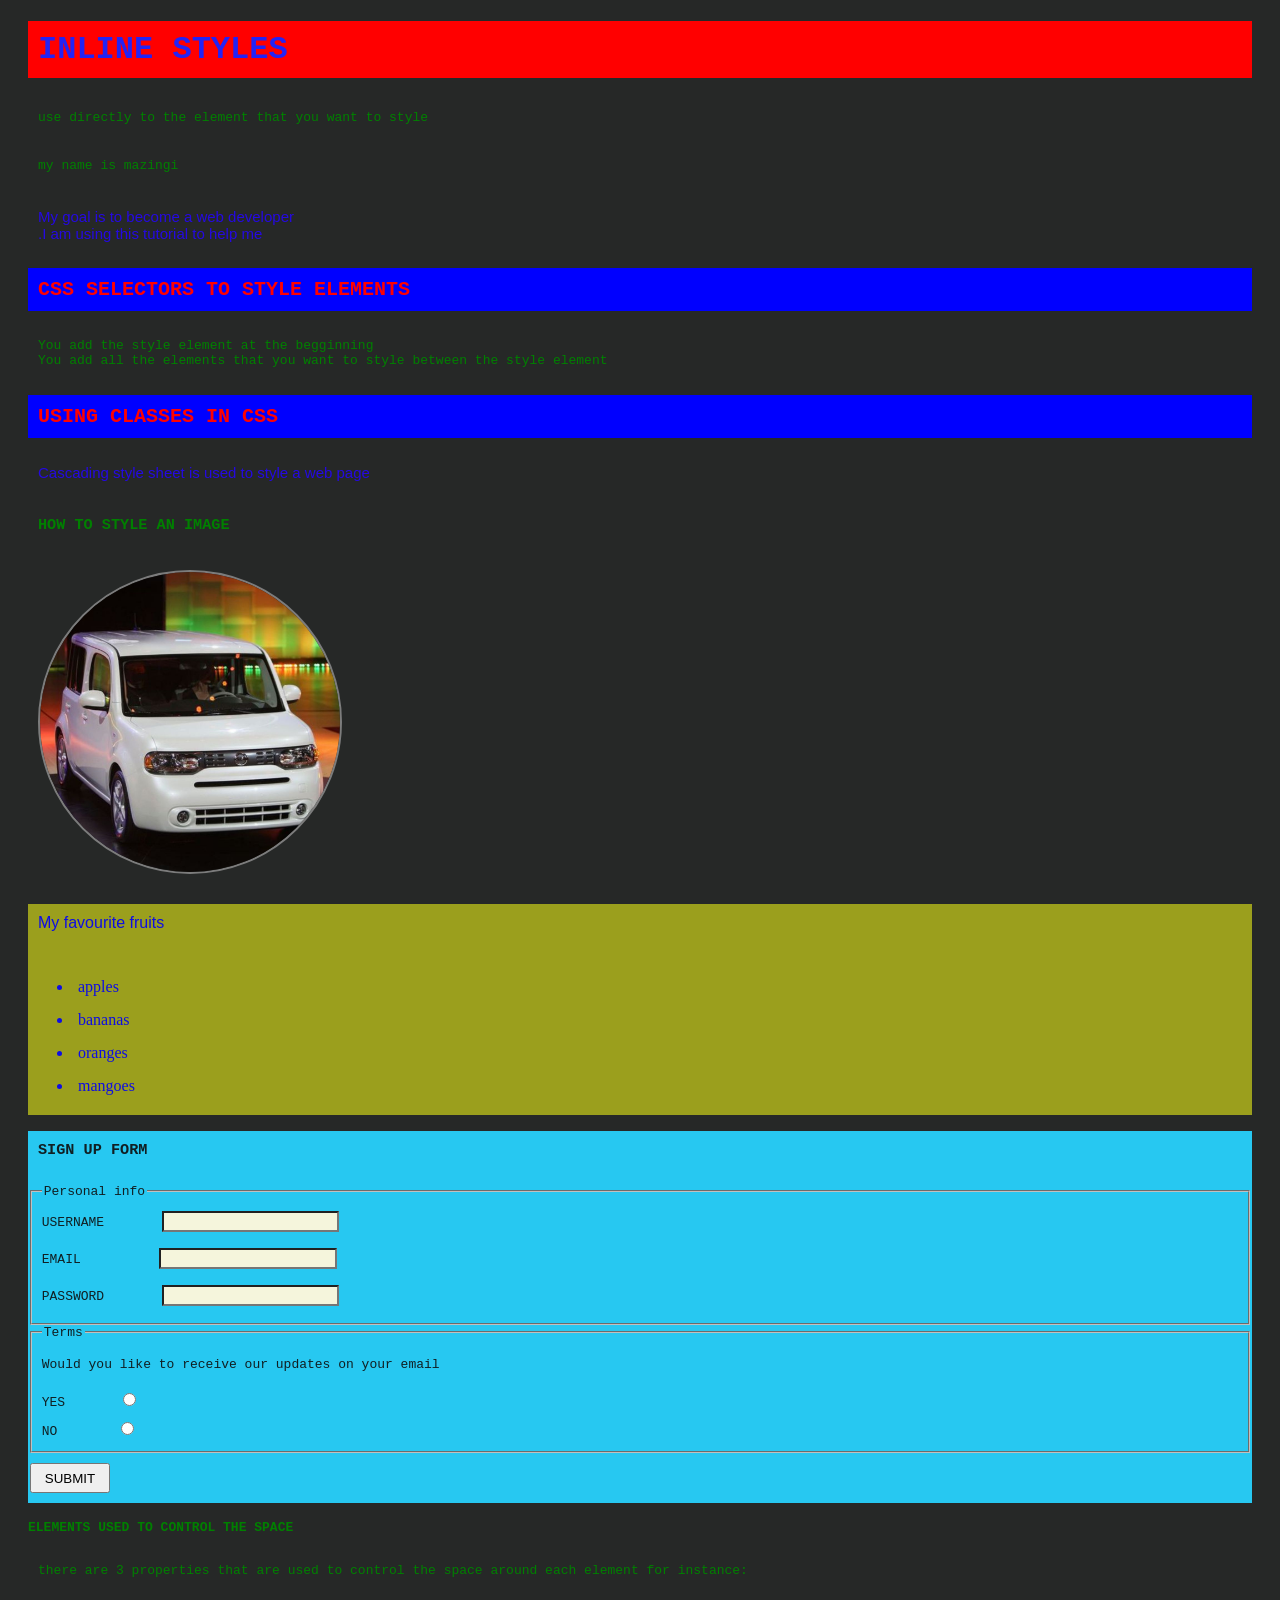
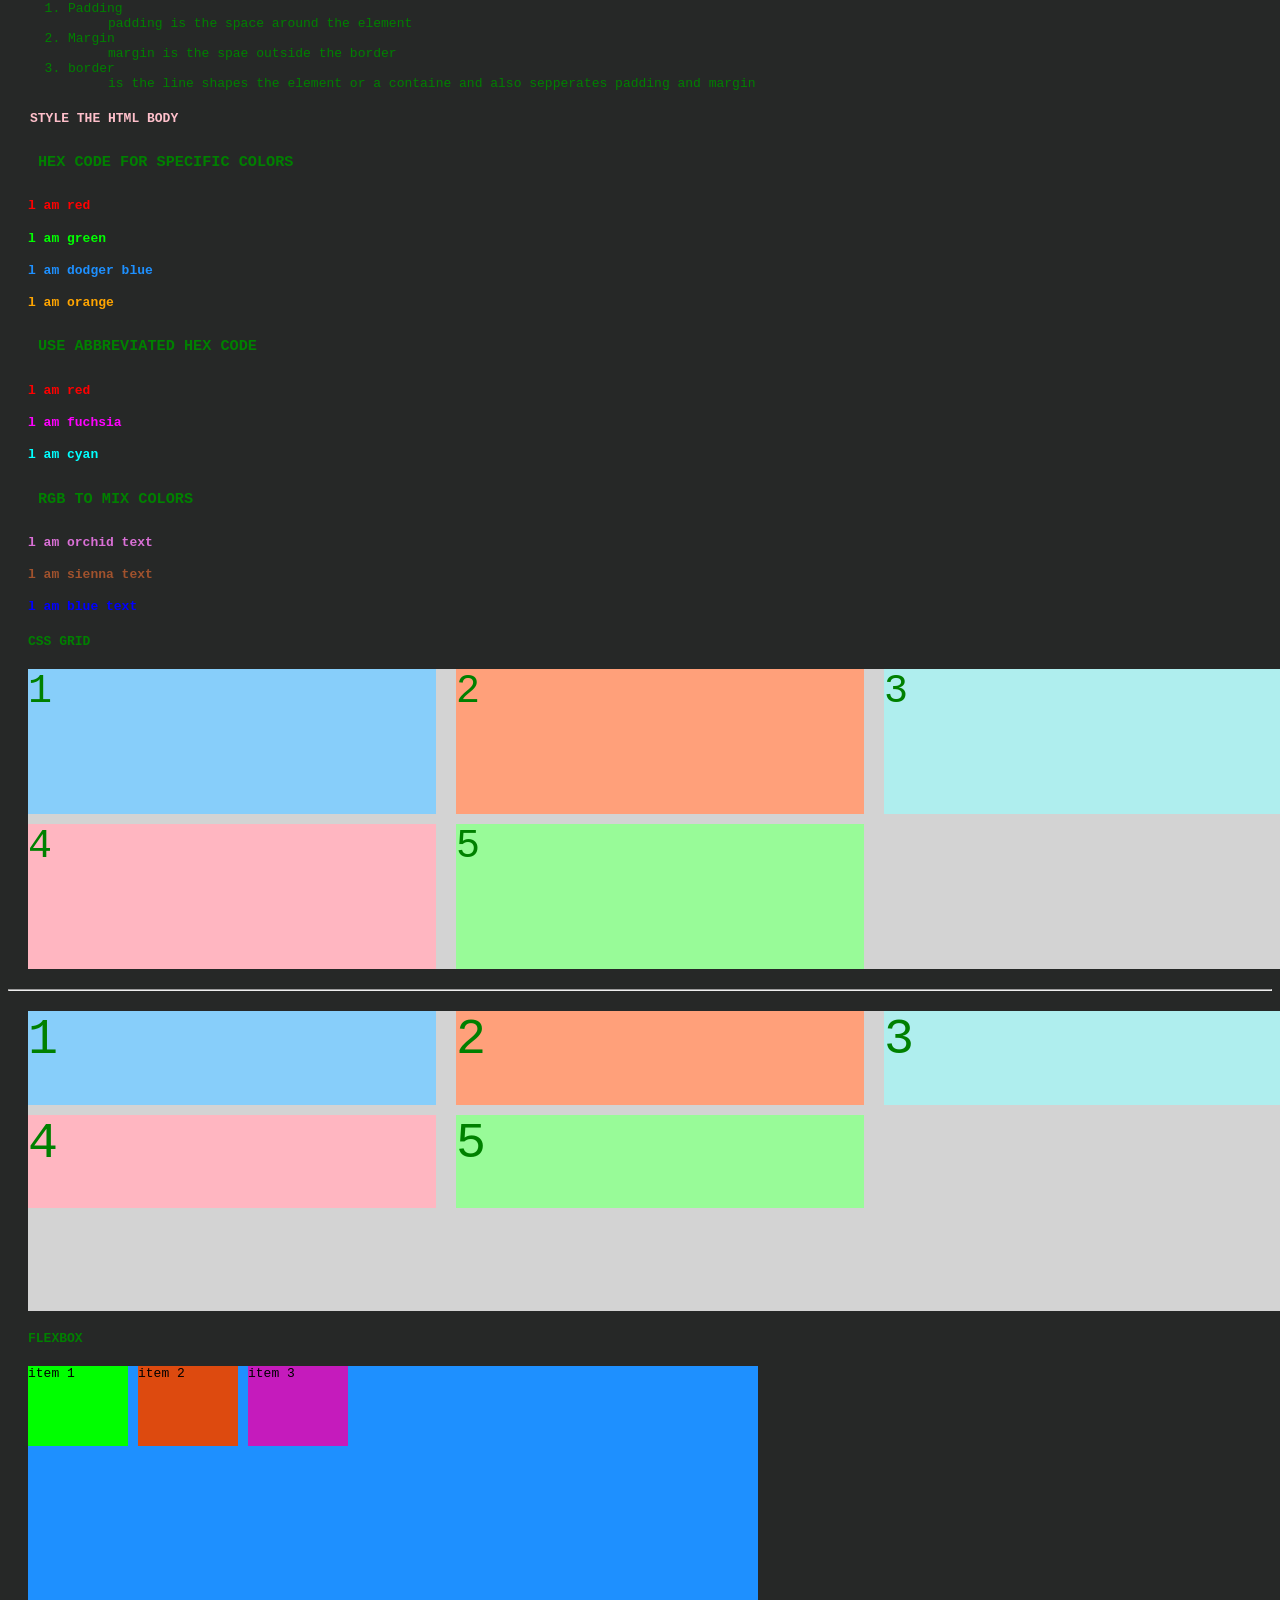
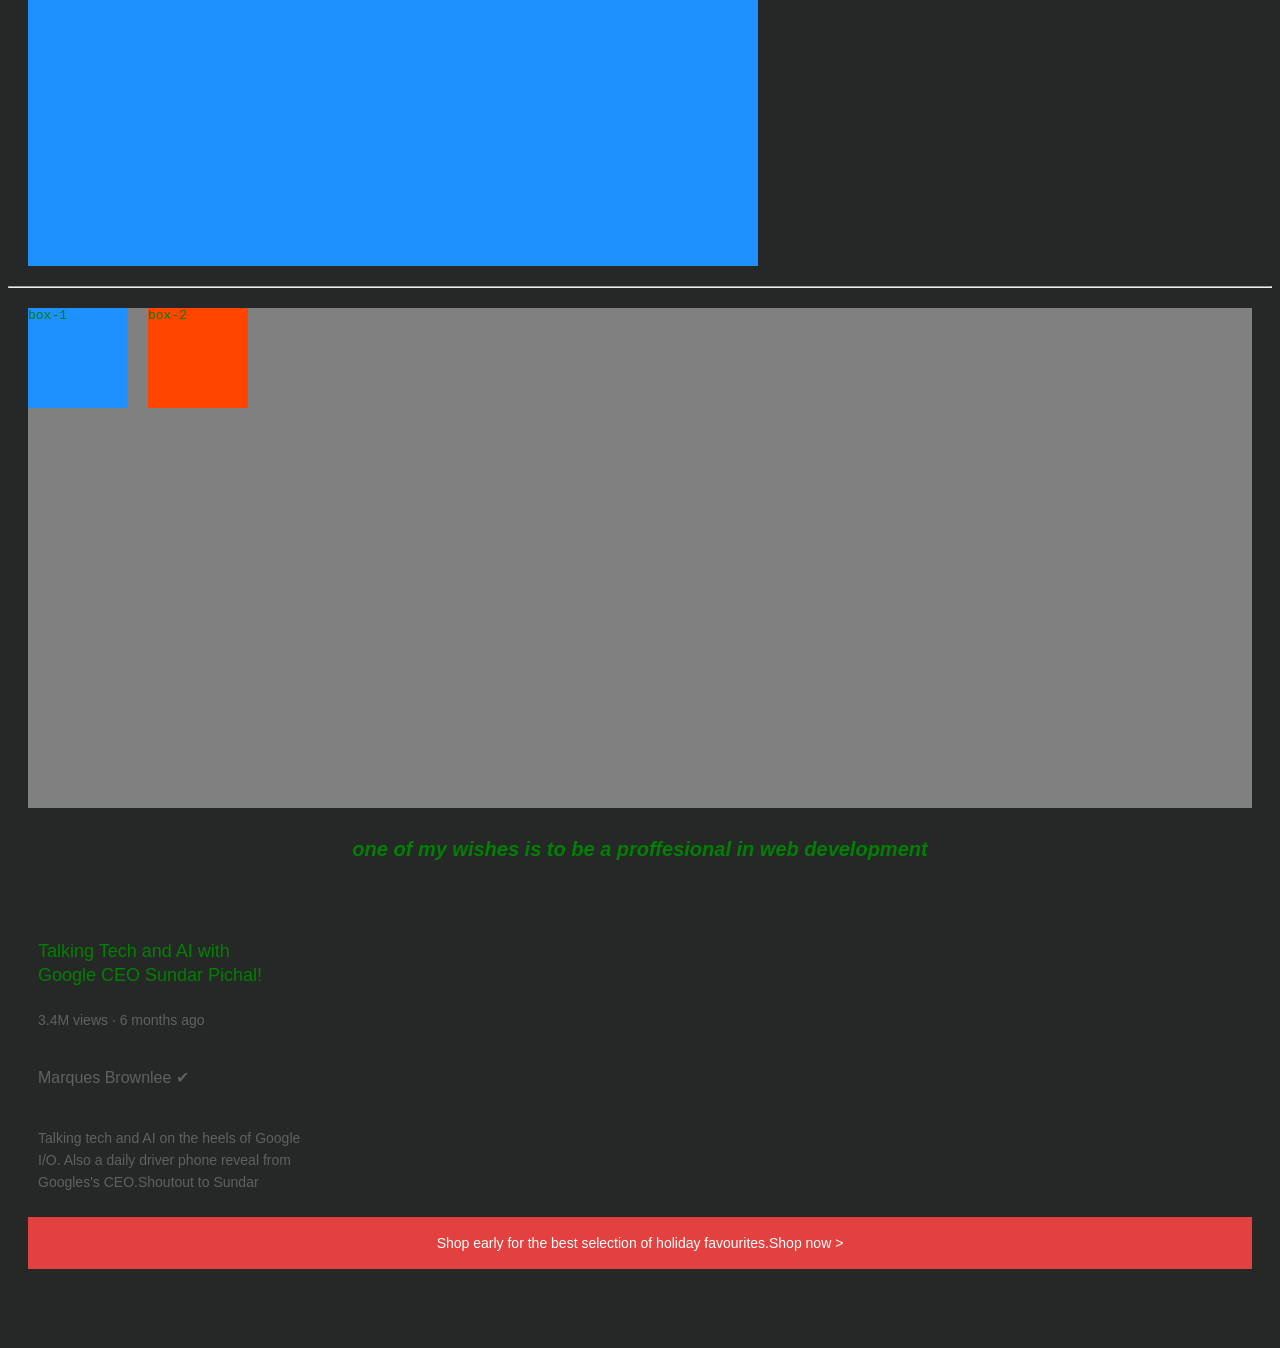
<file: index.html>
<!doctype html>
<html lang="en">
  <head>
    <meta charset="UTF-8" />
    <meta name="viewport" content="width=device-width, initial-scale=1.0" />
    <title>Document</title>
    <link rel="stylesheet" href="style.css" />
    <style>
      @import url("https://fonts.googleapis.com/css2?family=Roboto:ital,wght@0,100..900;1,100..900&display=swap");
    </style>
  </head>
  <body>
    <div class="main_container">
      <h1 style="color: rgb(35, 35, 245); background-color: red">
        INLINE STYLES
      </h1>
      <p>use directly to the element that you want to style</p>
      <p>my name is mazingi</p>
      <p class="practise">
        My goal is to become a web developer <br />.I am using this tutorial to
        help me
      </p>
      <h2>CSS SELECTORS TO STYLE ELEMENTS</h2>
      <p>
        You add the style element at the begginning <br />
        You add all the elements that you want to style between the style
        element
      </p>
      <h2>USING CLASSES IN CSS</h2>
      <!-- you use a dot . before you write your class -->
      <p class="practise">Cascading style sheet is used to style a web page</p>
      <h3>HOW TO STYLE AN IMAGE</h3>
      <img
        class="larger-image thick-red-border"
        src="asserts\images\Square_Car_Image.jpg"
        alt="a beautiful image of an audi"
      />
      <!-- properties like boarder color width and border style can be used -->
      <div class="silver-background">
        <p>My favourite fruits</p>
        <ul class="list_items">
          <li class="items">apples</li>
          <li class="items">bananas</li>
          <li class="items">oranges</li>
          <li class="items">mangoes</li>
        </ul>
      </div>
      <div>
        <form id="sign-up-form" class="kutso">
          <h3>SIGN UP FORM</h3>
          <fieldset>
            <legend>Personal info</legend>
            <div>
              <label for="USERNAME">USERNAME</label>
              <input type="text" name="name" id="name" />
            </div>
            <div>
              <label for="EMAIL">EMAIL</label>
              <input class="email" type="email" name="email" id="email" />
            </div>
            <div>
              <label for="PASSWORD">PASSWORD</label>
              <input type="password" name="password" id="password" />
            </div>
          </fieldset>

          <div>
            <fieldset>
              <legend>Terms</legend>
              <p id="statement">
                Would you like to receive our updates on your email
              </p>
              <div class="radio">
                <label for="updates-yes">YES</label>
                <input
                  type="radio"
                  id="updates-yes"
                  name="updates"
                  value="yes"
                />
              </div>
              <div class="radio">
                <label for="updates-no">NO</label>
                <input type="radio" id="updates-no" name="updates" value="no" />
              </div>
            </fieldset>
          </div>
          <div>
            <button>SUBMIT</button>
          </div>
        </form>
      </div>
      <h4>ELEMENTS USED TO CONTROL THE SPACE</h4>
      <p>
        there are 3 properties that are used to control the space around each
        element for instance:
      </p>
      <ol>
        <dl>
          <li>
            <dt>Padding</dt>
            <dd>padding is the space around the element</dd>
          </li>
          <li>
            <dt>Margin</dt>
            <dd>margin is the spae outside the border</dd>
          </li>
          <li>
            <dt>border</dt>
            <dd>
              is the line shapes the element or a containe and also sepperates
              padding and margin
            </dd>
          </li>
        </dl>
      </ol>
    </div>
    <div>
      <h4
        class="pink-text blue-text"
        id="orange-text"
        style="color: white; margin-left: 22px"
      >
        STYLE THE HTML BODY
        <!-- he used h1 for examples but l used h4 -->
      </h4>

      <!-- anything you style in body will cascade to lower elements-->
      <!-- the style can overide each other in different ways -->
      <!-- the order of the style reaaly matters when we deal with classes -->
      <!-- the last one overrides the first one -->
      <!-- id are more specific than classes and you can apply it on one element -->
      <!-- inline styles is more specific than these other way of styles-->
      <!-- the most effective way of styling is by declaring important -->
    </div>
    <div>
      <h3 class="colors-text">HEX CODE FOR SPECIFIC COLORS</h3>
      <!-- Six hex decimal digits which reprents colors -->
      <!-- also  used to mix colors -->
      <div class="colors-text">
        <h4 class="red-text">l am red</h4>
        <h4 class="green-text">l am green</h4>
        <h4 class="dodger-blue-text">l am dodger blue</h4>
        <h4 class="orange-text">l am orange</h4>
      </div>
    </div>
    <div class="color-practise">
      <h3 style="">USE ABBREVIATED HEX CODE</h3>
      <!--some hex code can be shortened by using 3 sets of two  -->
      <!-- he used h1 for examples 
        -->
      <h4 class="red-text">l am red</h4>
      <h4 class="fuchsia-text">l am fuchsia</h4>
      <h4 class="cyan-text">l am cyan</h4>
    </div>
    <div class="color-practise">
      <h3>RGB TO MIX COLORS</h3>
      <!-- HE USED H1 FOR EXAMPLES -->
      <h4 class="orchid-text">l am orchid text</h4>
      <h4 class="sienna-text">l am sienna text</h4>
      <h4 class="blue-text">l am blue text</h4>
    </div>
    <h4 style="margin: 20px">CSS GRID</h4>
    <div class="container">
      <div class="d1">1</div>
      <div class="d2">2</div>
      <div class="d3">3</div>
      <div class="d4">4</div>
      <div class="d5">5</div>
    </div>
    <hr />
    <div class="container-n">
      <div class="d1">1</div>
      <div class="d2">2</div>
      <div class="d3">3</div>
      <div class="d4">4</div>
      <div class="d5">5</div>
    </div>
    <h4 style="margin: 20px">FLEXBOX</h4>
    <div class="flex-container">
      <div class="item-item-1">item 1</div>
      <div class="item-item-2">item 2</div>
      <div class="item-item-3">item 3</div>
    </div>
    <hr />
    <div id="box-container">
      <div id="box-1">box-1</div>
      <div id="box-2">box-2</div>
    </div>
    <p class="wishes">
      one of my wishes is to be a proffesional in web development
    </p>

    <div class="my-video">
      <p class="video-title">
        Talking Tech and AI with Google CEO Sundar Pichal!
      </p>
      <p class="video-stats">3.4M views &middot; 6 months ago</p>
      <p class="video-author">Marques Brownlee &#10004;</p>
      <p class="video-description">
        Talking tech and AI on the heels of Google I/O. Also a daily driver
        phone reveal from Googles's CEO.Shoutout to Sundar
      </p>
      <p class="apple-text">
        Shop early for the best selection of holiday favourites.<span
          class="shop-link"
          >Shop now</span
        >
        &gt;
      </p>
    </div>
  </body>
</html>
</file>
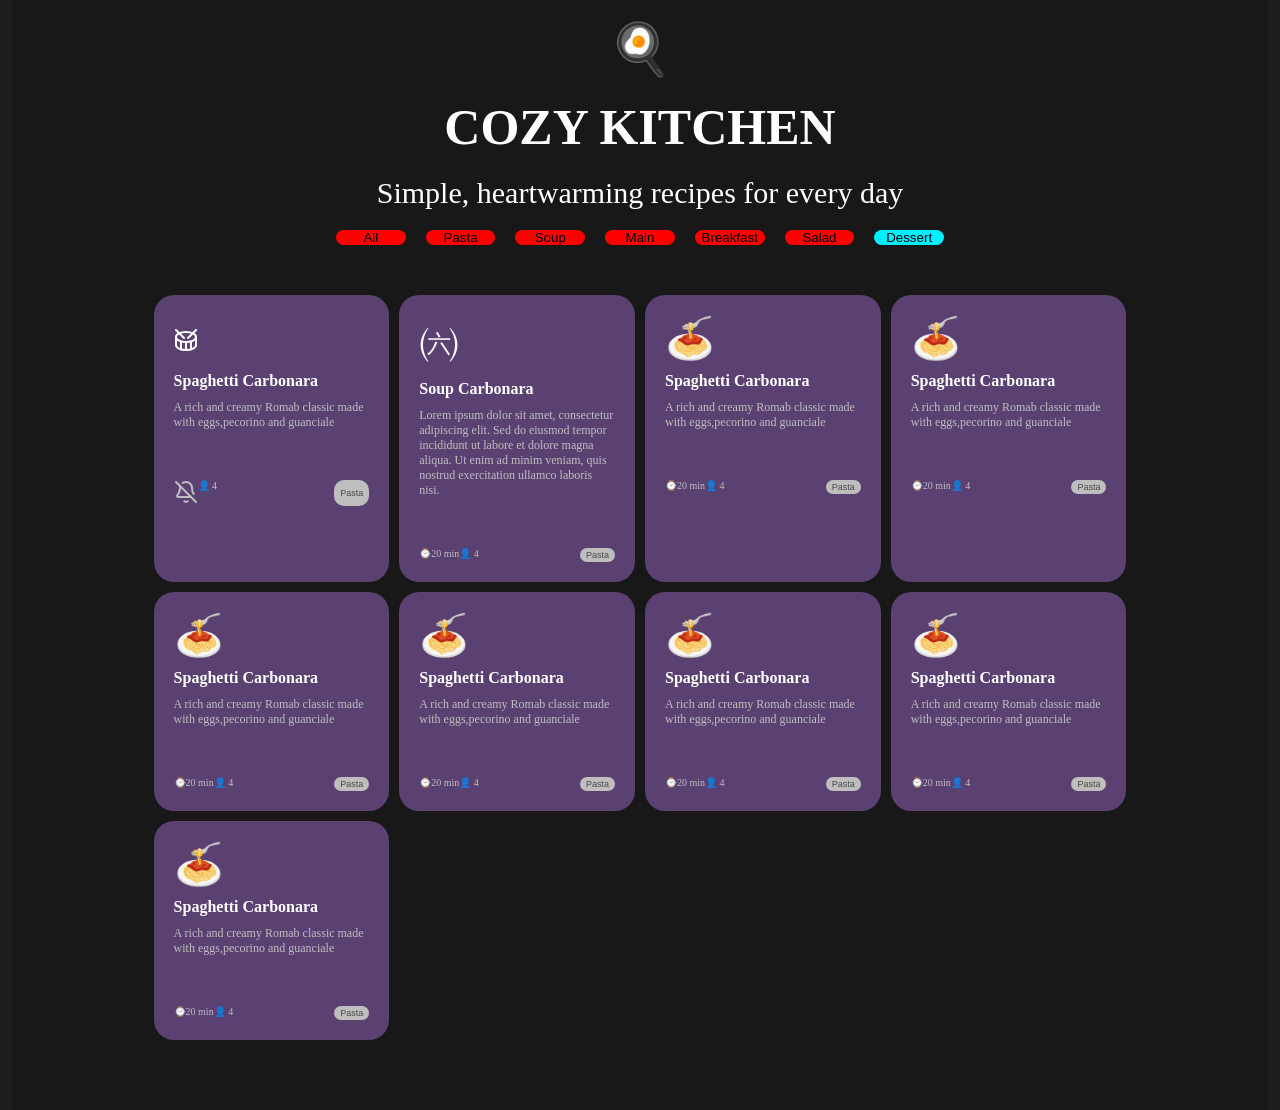
<file: kitchen.html>
<!doctype html>
<html lang="en">
  <head>
    <meta charset="UTF-8" />
    <meta name="viewport" content="width=device-width, initial-scale=1.0" />
    <title>Document</title>
    <link rel="stylesheet" href="kitchen.css" />
  </head>
  <body>
    <!-- SECTIONS -->
    <div class="main-container">
      <!--SECTION 1: HEADER CONTAINER-->
      <div class="header-container">
        <p class="header-icon">🍳</p>
        <h1 class="page-title">Cozy Kitchen</h1>
        <p class="call-to-action">Simple, heartwarming recipes for every day</p>
      </div>

      <!-- SECTION 2: BUTTONS CONTAINER -->
      <div class="buttons-container">
        <button>All</button>
        <!--  .buttons-container button:nth-child(1)  or  .buttons-container button:first-child-->
        <button>Pasta</button
        ><!--  .buttons-container button:nth-child(2)-->
        <button>Soup</button
        ><!--  .buttons-container button:nth-child(3)-->
        <button>Main</button
        ><!--  .buttons-container button:nth-child(4)-->
        <button>Breakfast</button
        ><!--  .buttons-container button:nth-child(5)-->
        <button>Salad</button
        ><!--  .buttons-container button:nth-child(6)-->
        <button>Dessert</button
        ><!--  .buttons-container button:nth-child(7)  or  .buttons-container button:first-child-->
      </div>

      <!-- SECTION 3: GRID/CARD CONTAINER -->
      <div class="cards-container">
        <!-- Card 1  -->
        <div class="cards">
          <!-- card-top -->
          <div class="card-top">
            <p>
              <svg
                xmlns="http://www.w3.org/2000/svg"
                width="24"
                height="24"
                viewBox="0 0 24 24"
                fill="none"
                stroke="currentColor"
                stroke-width="2"
                stroke-linecap="round"
                stroke-linejoin="round"
                class="lucide lucide-drum-icon lucide-drum"
              >
                <path d="m2 2 8 8" />
                <path d="m22 2-8 8" />
                <ellipse cx="12" cy="9" rx="10" ry="5" />
                <path d="M7 13.4v7.9" />
                <path d="M12 14v8" />
                <path d="M17 13.4v7.9" />
                <path d="M2 9v8a10 5 0 0 0 20 0V9" />
              </svg>
            </p>
            <h2>Spaghetti Carbonara</h2>
            <p>
              A rich and creamy Romab classic made with eggs,pecorino and
              guanciale
            </p>
          </div>

          <!-- card-bottom -->
          <div class="card-bottom">
            <!-- card-bottom - left -->
            <!-- .card-bottom div:first-child -->
            <!-- .card-bottom div:nth-child(1) -->
            <div>
              <p>
                <svg
                  xmlns="http://www.w3.org/2000/svg"
                  width="24"
                  height="24"
                  viewBox="0 0 24 24"
                  fill="none"
                  stroke="currentColor"
                  stroke-width="2"
                  stroke-linecap="round"
                  stroke-linejoin="round"
                  class="lucide lucide-bell-off-icon lucide-bell-off"
                >
                  <path d="M10.268 21a2 2 0 0 0 3.464 0" />
                  <path
                    d="M17 17H4a1 1 0 0 1-.74-1.673C4.59 13.956 6 12.499 6 8a6 6 0 0 1 .258-1.742"
                  />
                  <path d="m2 2 20 20" />
                  <path
                    d="M8.668 3.01A6 6 0 0 1 18 8c0 2.687.77 4.653 1.707 6.05"
                  />
                </svg>
              </p>
              <p>&#128100; 4</p>
            </div>

            <!-- card-bottom - right-->
            <!-- .card-bottom div:last-child -->
            <!-- .card-bottom div:nth-child(2) -->
            <!-- .card-bottom  button-->
            <button>Pasta</button>
          </div>
        </div>

        <!-- Card 2  -->

        <div class="cards">
          <!-- card-top -->
          <div class="card-top">
            <p>&#12837;</p>
            <h2>Soup Carbonara</h2>
            <p>
              Lorem ipsum dolor sit amet, consectetur adipiscing elit. Sed do
              eiusmod tempor incididunt ut labore et dolore magna aliqua. Ut
              enim ad minim veniam, quis nostrud exercitation ullamco laboris
              nisi.
            </p>
          </div>

          <!-- card-bottom -->
          <div class="card-bottom">
            <!-- card-bottom - left -->
            <!-- .card-bottom div:first-child -->
            <!-- .card-bottom div:nth-child(1) -->
            <div>
              <p>&#8986;20 min</p>
              <p>&#128100; 4</p>
            </div>

            <!-- card-bottom - right-->
            <!-- .card-bottom div:last-child -->
            <!-- .card-bottom div:nth-child(2) -->
            <!-- .card-bottom  button-->
            <button>Pasta</button>
          </div>
        </div>
        <!-- Card 3 -->
        <div class="cards">
          <!-- card-top -->
          <div class="card-top">
            <p>&#127837;</p>
            <h2>Spaghetti Carbonara</h2>
            <p>
              A rich and creamy Romab classic made with eggs,pecorino and
              guanciale
            </p>
          </div>

          <!-- card-bottom -->
          <div class="card-bottom">
            <!-- card-bottom - left -->
            <!-- .card-bottom div:first-child -->
            <!-- .card-bottom div:nth-child(1) -->
            <div>
              <p>&#8986;20 min</p>
              <p>&#128100; 4</p>
            </div>

            <!-- card-bottom - right-->
            <!-- .card-bottom div:last-child -->
            <!-- .card-bottom div:nth-child(2) -->
            <!-- .card-bottom  button-->
            <button>Pasta</button>
          </div>
        </div>

        <!-- Card 4  -->

        <div class="cards">
          <!-- card-top -->
          <div class="card-top">
            <p>&#127837;</p>
            <h2>Spaghetti Carbonara</h2>
            <p>
              A rich and creamy Romab classic made with eggs,pecorino and
              guanciale
            </p>
          </div>

          <!-- card-bottom -->
          <div class="card-bottom">
            <!-- card-bottom - left -->
            <!-- .card-bottom div:first-child -->
            <!-- .card-bottom div:nth-child(1) -->
            <div>
              <p>&#8986;20 min</p>
              <p>&#128100; 4</p>
            </div>

            <!-- card-bottom - right-->
            <!-- .card-bottom div:last-child -->
            <!-- .card-bottom div:nth-child(2) -->
            <!-- .card-bottom  button-->
            <button>Pasta</button>
          </div>
        </div>
        <!-- Card 5  -->

        <div class="cards">
          <!-- card-top -->
          <div class="card-top">
            <p>&#127837;</p>
            <h2>Spaghetti Carbonara</h2>
            <p>
              A rich and creamy Romab classic made with eggs,pecorino and
              guanciale
            </p>
          </div>

          <!-- card-bottom -->
          <div class="card-bottom">
            <!-- card-bottom - left -->
            <!-- .card-bottom div:first-child -->
            <!-- .card-bottom div:nth-child(1) -->
            <div>
              <p>&#8986;20 min</p>
              <p>&#128100; 4</p>
            </div>

            <!-- card-bottom - right-->
            <!-- .card-bottom div:last-child -->
            <!-- .card-bottom div:nth-child(2) -->
            <!-- .card-bottom  button-->
            <button>Pasta</button>
          </div>
        </div>
        <!-- Card 6  -->

        <div class="cards">
          <!-- card-top -->
          <div class="card-top">
            <p>&#127837;</p>
            <h2>Spaghetti Carbonara</h2>
            <p>
              A rich and creamy Romab classic made with eggs,pecorino and
              guanciale
            </p>
          </div>

          <!-- card-bottom -->
          <div class="card-bottom">
            <!-- card-bottom - left -->
            <!-- .card-bottom div:first-child -->
            <!-- .card-bottom div:nth-child(1) -->
            <div>
              <p>&#8986;20 min</p>
              <p>&#128100; 4</p>
            </div>

            <!-- card-bottom - right-->
            <!-- .card-bottom div:last-child -->
            <!-- .card-bottom div:nth-child(2) -->
            <!-- .card-bottom  button-->
            <button>Pasta</button>
          </div>
        </div>
        <!-- Card 7  -->
        <div class="cards">
          <!-- card-top -->
          <div class="card-top">
            <p>&#127837;</p>
            <h2>Spaghetti Carbonara</h2>
            <p>
              A rich and creamy Romab classic made with eggs,pecorino and
              guanciale
            </p>
          </div>

          <!-- card-bottom -->
          <div class="card-bottom">
            <!-- card-bottom - left -->
            <!-- .card-bottom div:first-child -->
            <!-- .card-bottom div:nth-child(1) -->
            <div>
              <p>&#8986;20 min</p>
              <p>&#128100; 4</p>
            </div>

            <!-- card-bottom - right-->
            <!-- .card-bottom div:last-child -->
            <!-- .card-bottom div:nth-child(2) -->
            <!-- .card-bottom  button-->
            <button>Pasta</button>
          </div>
        </div>
        <!-- Card 8  -->
        <div class="cards">
          <!-- card-top -->
          <div class="card-top">
            <p>&#127837;</p>
            <h2>Spaghetti Carbonara</h2>
            <p>
              A rich and creamy Romab classic made with eggs,pecorino and
              guanciale
            </p>
          </div>

          <!-- card-bottom -->
          <div class="card-bottom">
            <!-- card-bottom - left -->
            <!-- .card-bottom div:first-child -->
            <!-- .card-bottom div:nth-child(1) -->
            <div>
              <p>&#8986;20 min</p>
              <p>&#128100; 4</p>
            </div>

            <!-- card-bottom - right-->
            <!-- .card-bottom div:last-child -->
            <!-- .card-bottom div:nth-child(2) -->
            <!-- .card-bottom  button-->
            <button>Pasta</button>
          </div>
        </div>

        <!-- Card 9  -->
        <div class="cards">
          <!-- card-top -->
          <div class="card-top">
            <p>&#127837;</p>
            <h2>Spaghetti Carbonara</h2>
            <p>
              A rich and creamy Romab classic made with eggs,pecorino and
              guanciale
            </p>
          </div>

          <!-- card-bottom -->
          <div class="card-bottom">
            <!-- card-bottom - left -->
            <!-- .card-bottom div:first-child -->
            <!-- .card-bottom div:nth-child(1) -->
            <div>
              <p>&#8986;20 min</p>
              <p>&#128100; 4</p>
            </div>

            <!-- card-bottom - right-->
            <!-- .card-bottom div:last-child -->
            <!-- .card-bottom div:nth-child(2) -->
            <!-- .card-bottom  button-->
            <button>Pasta</button>
          </div>
        </div>
      </div>
    </div>
    <link rel="stylesheet" href="" />
    <script src="db.js"></script>
  </body>
</html>
<!-- Research
1. margin:auto;  what does it mean?
2. 
3. What is an svg
-->
</file>
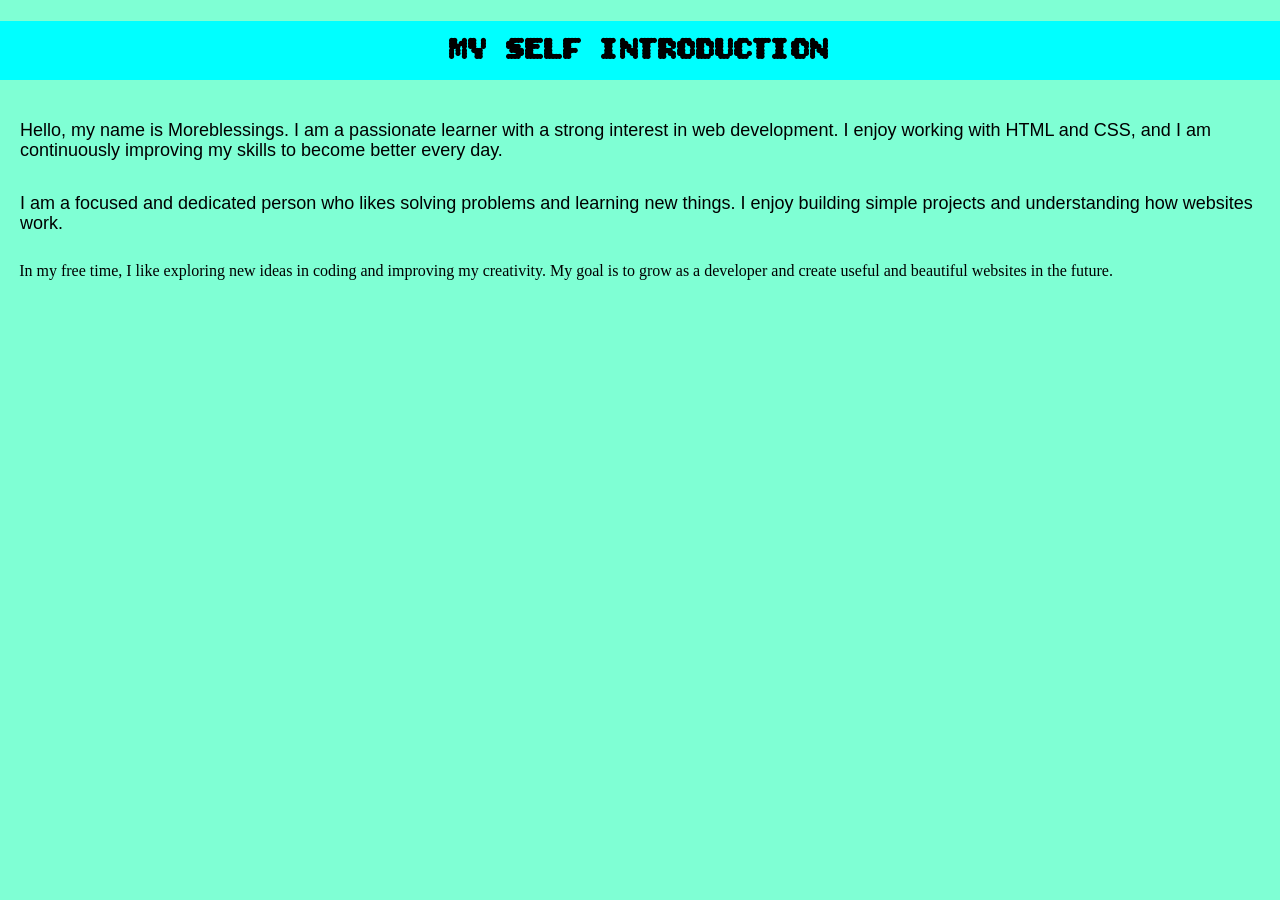
<file: padding.html>
<!doctype html>
<html lang="en">
  <head>
    <meta charset="UTF-8" />
    <meta name="viewport" content="width=device-width, initial-scale=1.0" />
    <title>Document</title>
    <link rel="stylesheet" href="padding.css" />
  </head>
  <body>
    <div>
      <h1 class="title">MY SELF INTRODUCTION</h1>
      <p class="first-text">
        Hello, my name is Moreblessings. I am a passionate learner with a strong
        interest in web development. I enjoy working with HTML and CSS, and I am
        continuously improving my skills to become better every day.
      </p>

      <p class="second-text">
        I am a focused and dedicated person who likes solving problems and
        learning new things. I enjoy building simple projects and understanding
        how websites work.
      </p>

      <p class="third-text">
        In my free time, I like exploring new ideas in coding and improving my
        creativity. My goal is to grow as a developer and create useful and
        beautiful websites in the future.
      </p>
    </div>
  </body>
</html>
</file>
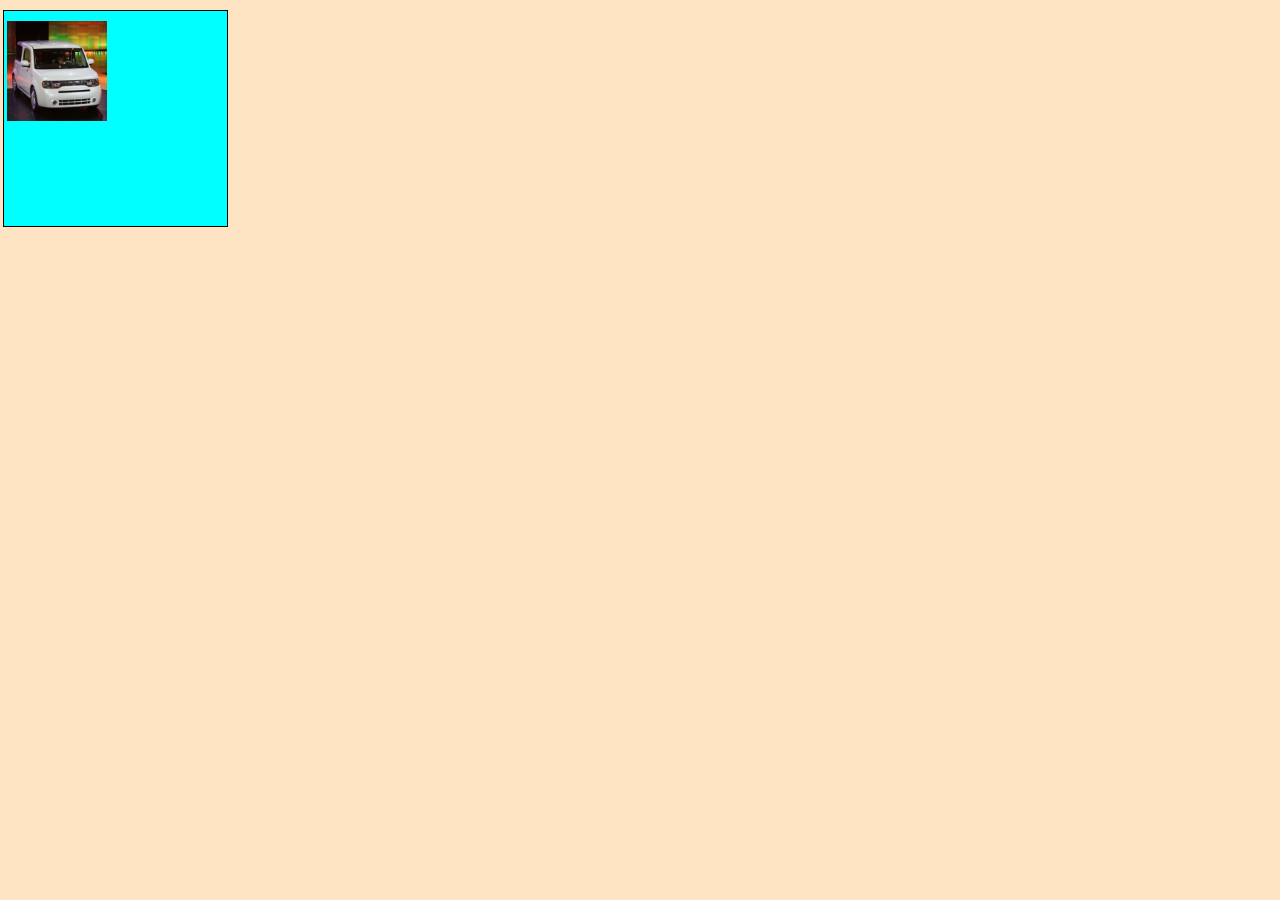
<file: spacing.html>
<!doctype html>
<html lang="en">
  <head>
    <meta charset="UTF-8" />
    <meta name="viewport" content="width=device-width, initial-scale=1.0" />
    <title>Document</title>
    <link rel="stylesheet" href="spacing.css" />
  </head>
  <body>
    <div class="container">
      <img
        class="my_car"
        src="asserts\images\Square_Car_Image.jpg"
        alt="This is for SEO purposes"
      />
      <!-- <p>Things inisde the container</p> -->
    </div>
  </body>
</html>

<!-- html > body > elements you will create -->
</file>
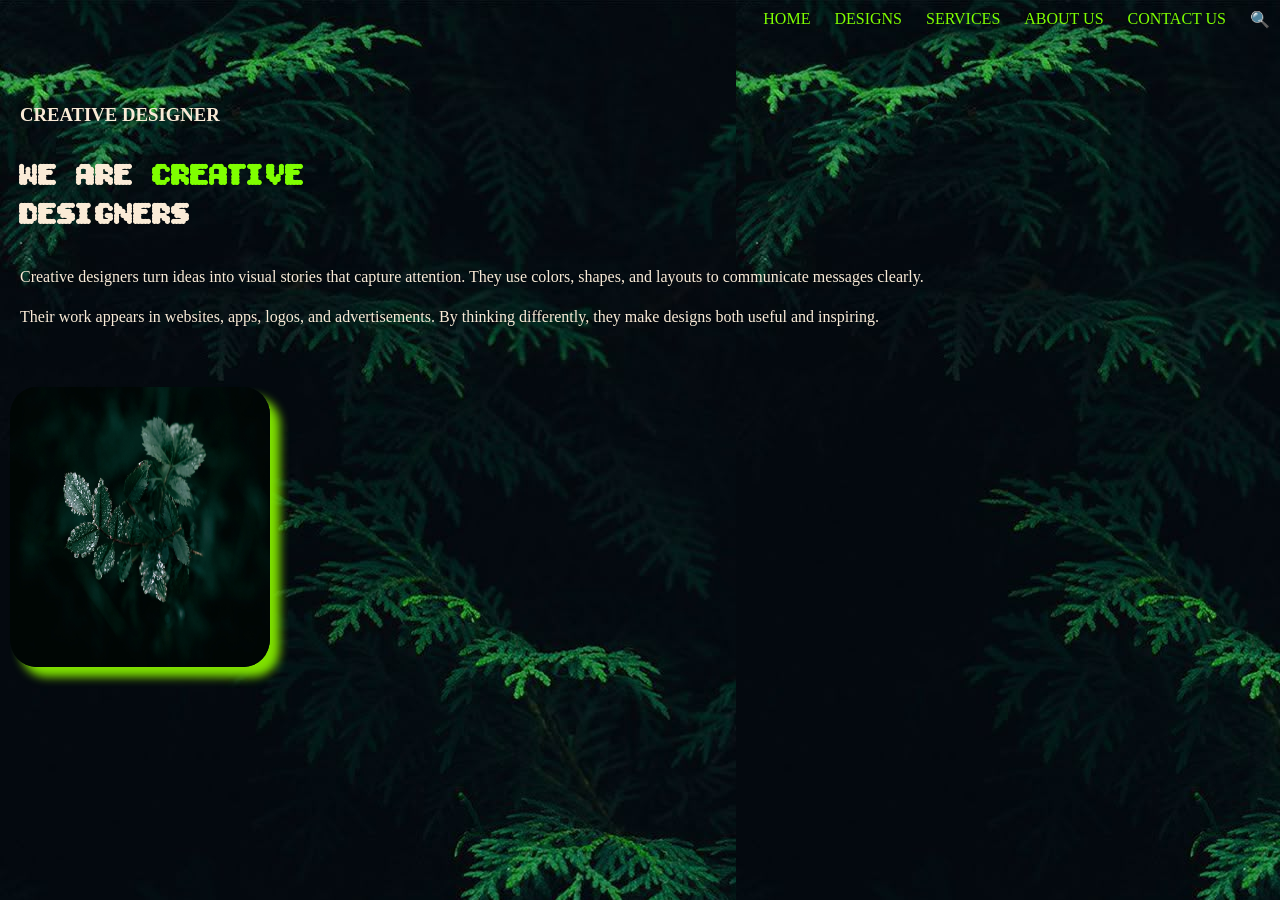
<file: web.html>
<!doctype html>
<html lang="en">
  <head>
    <meta charset="UTF-8" />
    <meta name="viewport" content="width=device-width, initial-scale=1.0" />
    <title>Document</title>
    <link rel="stylesheet" href="web.css" />
  </head>
  <body>
    <div>
      <nav class="navbar">
        <ul class="nav-links">
          <li>HOME</li>
          <li>DESIGNS</li>
          <li>SERVICES</li>
          <li>ABOUT US</li>
          <li>CONTACT US</li>
          <li style="margin-top: 0">🔍</li>
        </ul>
      </nav>
      <div class="container">
        <div class="text">
          <h3>CREATIVE DESIGNER</h3>
          <h1>WE ARE<span class="span"> CREATIVE</span> DESIGNERS</h1>
          <p>
            Creative designers turn ideas into visual stories that capture
            attention. They use colors, shapes, and layouts to communicate
            messages clearly.
          </p>
          <p>
            Their work appears in websites, apps, logos, and advertisements. By
            thinking differently, they make designs both useful and inspiring.
          </p>
        </div>
        <div style="margin-top: 0px" *>
          <img src="asserts\images\web.jpg" alt="nature picture" />
        </div>
      </div>
    </div>
  </body>
</html>
</file>
<file: style.css>
body {
  background-color: #262827;
  color: green;
  font-family: monospace;
}
/* anything you style in body will cascade to the lower elements in the body and that one is called inherit styles from the body   */
h1 {
  font-family: "Courier New", Courier, monospace;
  padding: 10px;
}

h2 {
  color: red;
  font-size: 20px;
  background-color: blue;
  padding: 10px;
}
h3 {
  padding: 10px;
}

p {
  padding: 10px;
}
.main_container {
  margin: 20px;
}
.roboto-uniquifier {
  font-family: "Roboto", sans-serif;
  font-optical-sizing: auto;
  font-weight: 400;
  font-style: normal;
  font-variation-settings: "wdth" 100;
}
.practise {
  color: rgb(37, 9, 225);
  font-size: 15px;
  font-family: "Franklin Gothic Medium", "Arial Narrow", Arial, sans-serif;
}

.larger-image {
  width: 300px;
  /* padding: 10px; */
}
/* there are so many properties that you can use to style the text  */
/* youre able to put another font family as a default */
/* these are some of the properties you use to style the image */
.thick-red-border {
  border-color: rgb(124, 124, 124);
  border-width: 2px;
  border-style: solid;
  border-radius: 50%; /*Circle =  square with 50% radius*/
  margin: 10px;
}
/* a percentage can also used on border radius */
.silver-background {
  background-color: #9b9f1d;

  /* padding: 10px; */
  /* 
    Colors:
    rgb(225, 225, 225)
    rgba(225, 225, 225, 1)
    silver 
    #fff    #ffffff
  
  */
  color: rgb(14, 14, 226);
  font-family: Verdana, Geneva, Tahoma, sans-serif;
  font-size: medium;
}
/* css give a higher priority that classes */
#sign-up-form {
  color: rgba(14, 13, 13, 0.905);
  background-color: rgb(39, 200, 241);
}
/* there are 3 properties that are used to control the space around each element [padding'margin 'border*/
/* padding is the space around the text */
.list_items {
  font-family: "Times New Roman", Times, serif;
  padding-top: 10px;
  padding-bottom: 10px;
}

.items {
  padding: 5px;
  margin: 5px;
}

label {
  margin-right: 50px;
  width: 120px;
}

input {
  background-color: beige;
  margin: 8px;
  margin-left: 0;
}
.email {
  padding-right: 3px;
  margin-left: 20px;
}

#updates-no {
  margin-left: 6px;
}
button {
  width: 80px;
  height: 30px;
  margin: 10px;
  margin-left: 2px;
}
#statement {
  padding: 0px;
}

/* STYLING THE BODY    */
.blue-text {
  color: blue;
}
.pink-text {
  color: pink !important;
}
#orange-text {
  color: orange;
}
/* a style which is more specific is the one included */
/* anything you style in body will cascade lower elements */
/* the style can overide each other in different ways */
/* the order of the style really matters when we deal with classes */
/* the last one overrides the first one */
/* id are more specific than classes and you can apply it on one element  */
/* inline styles is more specific than these other way of styles */
/* the most effective way of styling is by declaring important */

/* using of hex code to style the colors */
.colors-text {
  margin-left: 20px;
}
.color-practise {
  margin-left: 20px;
}
/* [type="radio"] {
  margin: 5px;
} */

#hex-code {
  background-color: #f00;
  padding: 10px;
}
.red-text {
  color: #ff0000;
}
.green-text {
  color: #00ff00;
}
.dodger-blue-text {
  color: #1e90ff;
}
.orange-text {
  color: #ffa500;
}
/* use abbreviated hex code */
.red-text {
  color: #f00;
}
.fuchsia-text {
  color: #f0f;
}
.cyan-text {
  color: #0ff;
}
/* using rgb to mix colors */
.orchid-text {
  color: rgb(218, 112, 214);
}
.sienna-text {
  color: rgb(160, 82, 45);
}
.blue-text {
  color: rgb(0, 0, 255);
}

/* CSS GRIDS */

/* columns can be added by using grid template columns */
/* rows can be added by using grid template rows */
/* css grid units can be used to change the size of columns and rows   */
/* grid column gap can be used to create a column gap  */
/* grid row gap can be used to create  a row gap */
/* gaps can be added faster with grid gap property */
/* you use 2 numbers that represents [columns then rows */
.container {
  font-size: 40px;
  margin: 20px;
  width: 100%;
  min-height: 300px;
  background-color: lightgray;
  display: grid;
  /* grid-template-columns: 100px 100px 100px; this controls how big is the columns and they are 3 */
  /* grid-template-rows: 50px 50px; */
  grid-gap: 10px 20px;
  grid-template-columns: repeat(3, minmax(60px, 1fr)); /*minmax*/

  /* auto-fill → create as many columns as can fit but it keeps empty space where it is */
  /* Auto fit ;Creates as many columns as can fit
    Then stretches them to fill the available space
     Removes “empty space columns” */
  /* grid-template-areas:
    "header header header"
    ". content content"
    "footer footer footer"; */
}
.container-n {
  font-size: 50px;
  margin: 20px;
  min-height: 300px;
  width: 100%;
  background-color: lightgray;
  display: grid;
  /* grid-template-columns: 1fr 1fr 1fr; fr is used to divide the available space */
  grid-template-columns: repeat(3, 1fr);
  /* grid-template-columns: repeat(3, minmax(50px, 1fr)); */
  grid-template-rows: 1fr 1fr 1fr;
  grid-gap: 10px 20px;
  /* grid-column-gap: 20px;
  grid-row-gap: 10px; */
  /* justify-items: center; */
  /* align-items: end; */
  grid-template-areas:
    "header header header"
    ". content content"
    "footer footer footer";
}

/* grid -template-column property gives us an emphasize about how many columns  items is going to take */
/* grid -template-row property gives us an emphasize about how many rows  items is going to take */

/* justify -items can be used to horizontally align all items in the container */
/* align-items can be used to vertically align all items in the container */

/* columns can be added by using grid template columns */
/* rows can be added by using grid template rows */
/* css grid units can be used to change the size of columns and rows   */
/* grid column gap can be used to create a column gap  */
/* grid row gap can be used to create  a row gap */
/* gaps can be added faster with grid gap property */
/* you use 2 numbers that represents [columns then rows */
/* repeat functions lets you repeat columns or rows without typing them many times */
.d1 {
  background-color: lightskyblue;
}
.d2 {
  background-color: lightsalmon;
  /* justify-self: center;
  align-self: start; */

  /* justify self controls how one item is aligned horizontally inside its grid cell.  */
  /* align self controls how one item is aligned vertically inside its grid cell.  */
  /* justify -items can be used to horizontally align all items in the container */
}
.d3 {
  background-color: paleturquoise;
}
.d4 {
  background-color: lightpink;
}
.d5 {
  background-color: palegreen;
  /* grid-area: header; */
  /* grid-column: 2 /4;space occupied by the cell [read by lines ] */
  /* grid column property */
  /* grid-row: 2/4;*/ /*grid row property */
  /* grid-area: content; using specific spot using the grid area  */

  /* justify-self: start; */
  /* align-self: center; */
  /* grid-area: 3/1/4/4; grid area using codes */
}
/* ..reduce repetition using the repeat function
..limit item size using the minmax function */

/* FLEXBOX */
/*.display flex allow containers to be displayed horizontally which is the main axes by default  */
/* justify content is a property used to align containers horizontally [main axes]*/
/* flex direction gives us the direction of the containers [columns or rows] */
/* we can also use align items property to align content  in the cross axes that is vertically   */
/* flex-wrap controls whether flex items stay on one line or move to the next line (wrap). */
/* flex-shrink controls how much a flex item shrinks when there is NOT enough space in the container. */
/* align-items in Flexbox controls how items are aligned on the cross axis (the opposite of the main direction). */
/* flex-grow controls how much a flex item grows when there’s extra space */
/* flex-basis:sets the initial size of a flex item before grow or shrink happens. */

/* https://www.youtube.com/watch?v=phWxA89Dy94&t=144s */
.flex-container {
  width: 730px;
  height: 500px;
  background-color: #1e90ff;
  color: black;
  display: flex;
  /* flex-direction: column; this changes the flex direction from default[horizontally] to columns [vertical] */
  justify-content: flex-start; /* space between,space around and space evenly*/
  /* align-items: baseline;   used for text alignment in the cell  */
  /* flex-wrap: wrap; controls wether flex items stay on one line or move to the next line */
  align-items: start;
  margin: 20px;
  gap: 10px; /* controls the gap of the flex container */
}
.item-item-1 {
  width: 100px;
  height: 80px;
  background-color: #00ff00;
  /* font-size: 25px; */
}

.item-item-2 {
  width: 100px;
  height: 80px;
  background-color: #dd4a0f;
  /* align-self: center;one item align itself differently from others.  */
}
.item-item-3 {
  width: 100px;
  height: 80px;
  background-color: #c51bbc;
  /* order: -1;gives us the order within a container */
  /* flex-grow: 1;flex-grow controls how much a flex item grows when there’s extra space. */
  /* flex-shrink: 5;flex-shrink controls how much a flex item shrinks when there’s not enough space. */
  /* flex-basis: 200px;sets the initial size of a flex item before grow or shrink happens. */
}
/* flex-basis → starting size
flex-grow → grow bigger
flex-shrink → shrink smaller */

/* TUTORIAL */
#box-container {
  background-color: gray;
  height: 500px;
  display: flex;
  flex-direction: row;
  /* justify-content: center; */
  /* align-items: end; */
  gap: 20px;
  margin: 20px;
}
#box-1 {
  background-color: dodgerblue;
  width: 100px;
  height: 100px;
  order: 1;
  /* align-self: center; */

  /* flex-shrink: 1; */
  /* flex-grow: 1; */
  /* flex-basis: 20px; */
  /* flex: 2 2 150px; */
}
#box-2 {
  background-color: orangered;
  width: 100px;
  height: 100px;
  order: 2;
  /* align-self: flex-end; */
  /* flex-shrink: 2; */
  /* flex-grow: 2; */
  /* flex-basis: 100px; */
  /* flex: 1 1 150px; */
}
.wishes {
  font-family: Arial, Helvetica, sans-serif;
  font-size: 20px;
  font-weight: bold;
  font-style: italic;
  text-align: center;
}
/* MY VIDEO  */

.my-video {
  padding: 20px;
}
.video-title {
  font-family: Arial, Helvetica, sans-serif;
  font-size: bold;
  font-size: 18px;
  width: 230px;
  line-height: 24px; /* controls the vertical space between lines of text (how tall each line is).*/
  margin-bottom: 5px;
}
.video-stats {
  font-family: Arial, Helvetica, sans-serif;
  font-size: 14px;
  color: rgb(96, 96, 96);

  margin-top: 0;
  margin-bottom: 20px;
}
.video-author {
  font-family: Arial, Helvetica, sans-serif;
  font: size 14px;
  color: rgb(96, 96, 96);
  margin-top: 0;
  margin-bottom: 20px;
}
.video-description {
  font-family: Arial, Helvetica, sans-serif;
  font-size: 14px;
  color: rgb(96, 96, 96);
  width: 280px;
  line-height: 22px;
  margin-top: 0;
}
.apple-text {
  margin-bottom: 50px;
  font-family: Arial, Helvetica, sans-serif;
  font-size: 14px;
  background-color: rgb(227, 65, 64);
  color: white;
  text-align: center;
  padding-top: 18px;
  padding-bottom: 18px;
}
.shop-link {
  cursor: pointer;
}
.shop-link:hover {
  text-decoration: underline;
}
</file>
<file: kitchen.css>
@import url("https://fonts.googleapis.com/css2?family=Bitcount+Grid+Double:wght@100..900&family=Lobster+Two:ital,wght@0,400;0,700;1,400;1,700&family=Roboto:ital,wght@0,100..900;1,100..900&family=Saira+Stencil:ital,wght@0,100..900;1,100..900&family=Sekuya&display=swap");

body {
  background-color: rgb(30, 29, 29);
  padding: 0;
  margin: 0;
  color: white;
}
p,
h1,
h2,
button {
  padding: 0;
  margin: 0;
}
.main-container {
  max-width: 100%;
  width: 95%;
  padding: 20px;
  margin: auto;
  background-color: #181818;
}
@media (max-width: 720px) {
  .main-container {
    max-width: 100%;
    width: 100%;
    padding: 2px;
    margin: auto;
  }
}
/* HEADER CONTAINER DESKTOP */
/* flex: diplays things in one line */
.header-container {
  display: flex;
  flex-direction: column;
  align-items: center;
  justify-content: flex-end;
  gap: 20px;
  text-align: center;
  font-size: 50px;
  text-transform: uppercase;
}
.header-icon {
  padding: 0;
  margin: 0;
}

.page-title {
  padding: 0;
  margin: 0;
  font-size: 50px;
}

.call-to-action {
  padding: 0;
  margin: 0;
  font-size: 30px;
  text-transform: none;
}
/* HEADER CONTAINER MOBILE */
@media (max-width: 720px) {
  /* flex: diplays things in one line */
  .header-container {
    display: flex;
    flex-direction: column;
    align-items: center;
    justify-content: flex-end;
    gap: 20px;
    text-align: center;
    font-size: 40px;
    text-transform: uppercase;
  }
  .header-icon {
    padding: 0;
    margin: 0;
  }

  .page-title {
    padding: 0;
    margin: 0;
    font-size: 30px;
  }

  .call-to-action {
    padding: 0;
    margin: 0;
    font-size: 20px;
    text-transform: none;
  }
}
/* BUTTONS CONTAINER DESKTOP  */
.buttons-container {
  display: grid;
  grid-template-columns: repeat(7, 1fr);
  width: 50%;
  margin: 20px auto;
  gap: 20px;
}

.buttons-container button {
  border-radius: 10px;
  background: rgb(255, 0, 0);
  border: none;
}
.buttons-container button:last-child {
  border-radius: 10px;
  background: rgb(0, 238, 255);
  border: none;
}

/* BUTTONS CONTAINER MOBILE  */
@media (max-width: 720px) {
  .buttons-container {
    display: grid;
    grid-template-columns: repeat(3, 1fr);
    width: 90%;
    margin: 20px auto;
    gap: 10px;
  }
  .buttons-container button {
    border-radius: 10px;
    background: #5b4172;
    border: none;
    padding-top: 10px;
    padding-bottom: 10px;
    font-size: 12px;
    text-transform: uppercase;
    color: white;
  }
  .buttons-container button:last-child {
    color: black;
  }
}

/* GRID/CARD CONTAINER DESKTOP*/
.cards-container {
  display: grid;
  grid-template-columns: repeat(4, 1fr);
  /* background-color: rgb(155, 0, 0); */
  width: 80%;
  gap: 10px;
  padding: 10px;
  margin: 40px auto;
}
@media (max-width: 720px) {
  .cards-container {
    display: grid;
    grid-template-columns: repeat(1, 1fr);
    /* background-color: rgb(155, 0, 0); */
    width: 90%;
    gap: 10px;
    padding: 10px;
    margin: 40px auto;
  }
}

.cards {
  background-color: #5b4172;
  backdrop-filter: blur(200px);
  width: auto;
  height: auto;
  display: flex;
  flex-direction: column;
  padding: 20px;
  border-radius: 20px;
  gap: 50px;
}

/* card-top */
.card-top {
  display: flex;
  flex-direction: column;
  gap: 10px;
  font-size: 16px;
}

.card-top p:first-child {
  font-size: 40px;
  margin: 0;
  padding: 0;
}
.card-top h2:nth-child(2) {
  font-size: 16px;
  margin: 0;
  padding: 0;
  text-transform: none;
}
.card-top p:nth-child(3) {
  font-size: 12px;
  margin: 0;
  padding: 0;
  text-transform: none;
  color: rgb(190, 190, 190);
}

/* card-bottom */
.card-bottom {
  display: flex;
  flex-direction: row;
  font-size: 16px;
  justify-content: space-between;
}
.card-bottom div:first-child {
  display: flex;
  flex-direction: row;
  font-size: 10px;
  margin: 0;
  padding: 0;
  text-transform: none;
  color: rgb(190, 190, 190);
}

.card-bottom button {
  border-radius: 10px;
  border: none;
  font-size: 9px;
  padding: 2px 6px;
  background-color: rgb(190, 190, 190);
  color: rgb(74, 74, 74);
}
</file>
<file: padding.css>
@import url("https://fonts.googleapis.com/css2?family=Bitcount+Grid+Double:wght@100..900&family=Roboto:ital,wght@0,100..900;1,100..900&family=Saira+Stencil:ital,wght@0,100..900;1,100..900&family=Sekuya&display=swap");

body {
  background-color: aquamarine;
  margin: 0;
  padding: 0;
}
.title {
  text-align: center;
  background-color: aqua;
  padding-top: 10px;
  padding-bottom: 10px;
  margin-bottom: 30px;
  /* margin-top: 10px; */
  font-family: "Bitcount Grid Double", monospace, sans-serif;
}
.first-text {
  font-family: Verdana, Geneva, Tahoma, sans-serif;
  padding-top: 10px;
  padding-bottom: 10px;
  padding-left: 20px;
  margin-bottom: 10px;
  font-size: 18px;
  line-height: 20px;
}
.second-text {
  font-family:
    "Lucida Sans", "Lucida Sans Regular", "Lucida Grande",
    "Lucida Sans Unicode", Geneva, Verdana, sans-serif;
  /* margin-bottom: 20px; */
  padding-left: 20px;
  padding-top: 5px;
  padding-bottom: 5px;
  font-size: 18px;
  line-height: 20px;
  /* margin: -10px; */
}
.third-text {
  /* padding-left: 20px; */
  padding-left: 1.2rem;
  padding-top: 5px;
  padding-bottom: 10px;
  /* padding: -10px; */
  font-family: cursive;
  line-height: 20px;
}
</file>
<file: spacing.css>
body {
  padding: 0;
  margin: 0;
  background-color: bisque;
}

.container {
  width: 200px;
  height: 200px;
  background-color: aqua;
  border: solid 1px;
  /* margin: 10px; */
  /* margin-top: 10px;
  margin-left: 20px;
  padding-left: 20px;
  padding-top: 5px; */
  margin: 10px 20px 5px 3px;
  padding: 10px 20px 5px 3px;
  /* margin: Top  Right   Bottom Left ; */
  /* margin: vertical(top + bottom)  horizontal(right + left); */
  /* padding: Top  Right   Bottom Left ; */
  /* padding: vertical(top + bottom)  horizontal(right + left); */
}
.my_car {
  width: 100px;
  /* margin: 20px; */
}
p {
  margin: 10px;
}
</file>
<file: web.css>
@import url("https://fonts.googleapis.com/css2?family=Bitcount+Grid+Double:wght@100..900&family=Lobster+Two:ital,wght@0,400;0,700;1,400;1,700&family=Roboto:ital,wght@0,100..900;1,100..900&family=Saira+Stencil:ital,wght@0,100..900;1,100..900&family=Sekuya&display=swap");

body {
  background-color: rgb(7, 7, 33);
  color: antiquewhite;
  background-image: url(asserts/images/NATURE.jpg);
  /* font-family: bitcount grid double; */
  padding: 0;
  margin: 0;
}

.navbar {
  display: flex;
  justify-content: flex-end;
  /* color: chartreuse; */
}

.nav-links {
  display: flex;
  list-style: none;
  margin: 5px;
  padding: 5px;
  gap: 1.5rem;
  margin-bottom: 50px;
  color: chartreuse;
}
.nav-links:hover {
  text-decoration: underline;
}

h3 {
  margin: 10px;
  margin-top: 20px;
}
h1 {
  margin-left: 10px;
  width: 400px;
  font-family: bitcount grid double;
}
.span {
  color: chartreuse;
}

img {
  align-self: flex-start;
  max-width: 260px;
  margin-left: auto;
  height: 280px;
  border-radius: 10%;
  box-shadow: 10px 10px 10px rgba(127, 225, 0, 1);
  /* box-shadow: 5px 5px 5px chartreuse; */
}
.container {
  display: flex;
  flex-wrap: wrap;
  align-items: flex-start;
  justify-content: flex-start;
  gap: 10px;
  margin-left: 10px;
  gap: 50px;
}
.text {
  display: flex;
  flex-direction: column;
  margin-right: 40px;
  margin-bottom: 0;
}
p {
  margin: 10px;
  line-height: 20px;
}
</file>
